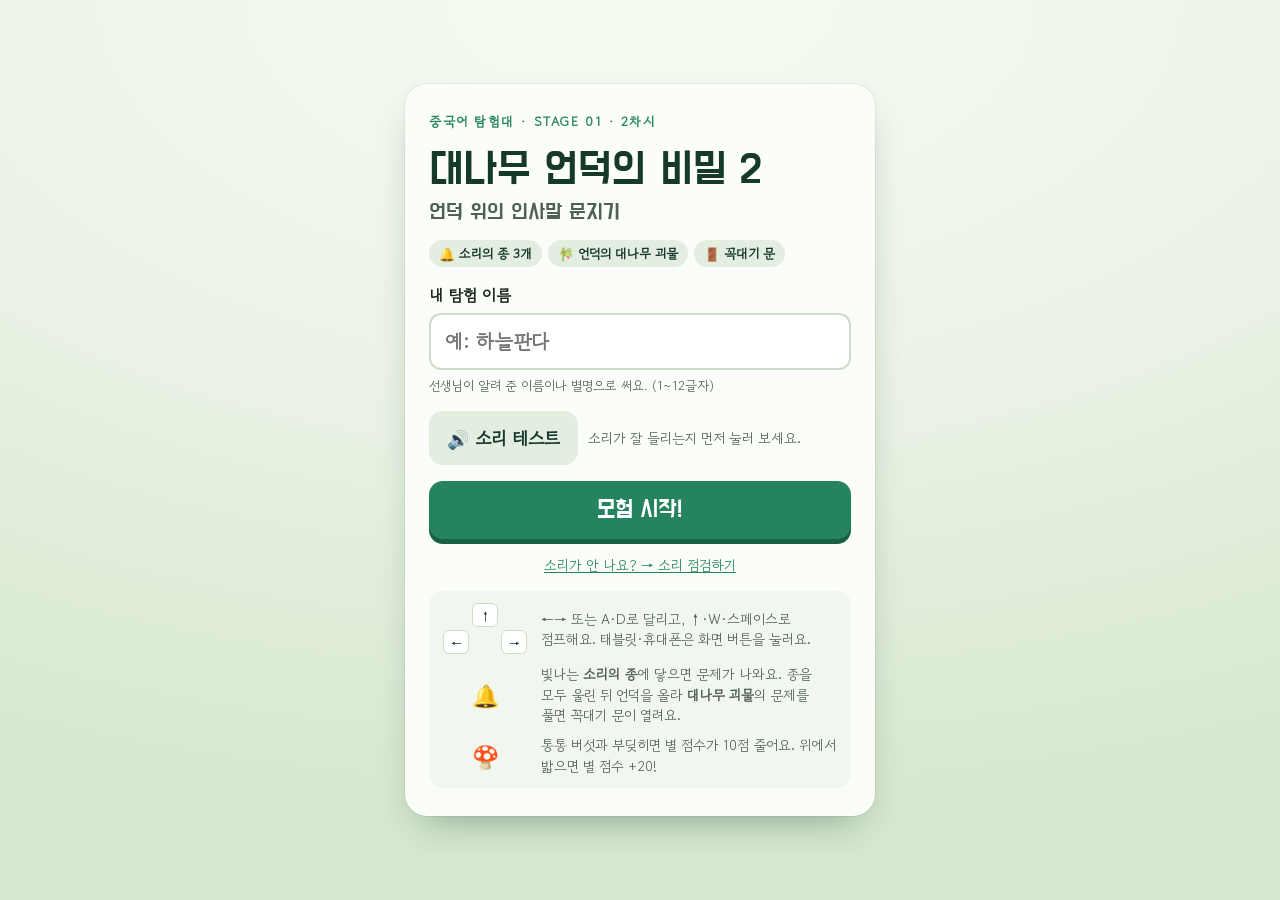
<file: index.html>
<!doctype html>
<html lang="ko">
<head>
<meta charset="utf-8">
<meta name="viewport" content="width=device-width, initial-scale=1, viewport-fit=cover">
<meta name="theme-color" content="#16392c">
<title>대나무 언덕의 비밀 2</title>
<link rel="preconnect" href="https://fonts.googleapis.com">
<link rel="stylesheet" href="https://fonts.googleapis.com/css2?family=Do+Hyeon&family=Gowun+Dodum&family=Noto+Sans:wght@500;700&display=swap">
<link rel="stylesheet" href="style.css">
</head>
<body>
<div id="app">

  <!-- 시작 화면 -->
  <section id="startScreen" class="screen">
    <div class="card">
      <div class="eyebrow" id="stageLabel">중국어 탐험대 · STAGE 01 · 2차시</div>
      <h1 id="gameTitle">대나무 언덕의 비밀<small>사라진 네 가지 소리</small></h1>
      <div class="zonelist" id="zoneList"></div>
      <div id="resumeBox" class="row" hidden>
        <button class="btn primary" id="resumeBtn" type="button">이어서 하기</button>
        <button class="btn ghost" id="newBtn" type="button">처음부터</button>
      </div>
      <div id="newBox" class="stack">
        <label class="field" for="nameInput">내 탐험 이름
          <input type="text" id="nameInput" maxlength="12" autocomplete="off" placeholder="예: 하늘판다">
          <span class="help">선생님이 알려 준 이름이나 별명으로 써요. (1~12글자)</span>
        </label>
        <div class="row">
          <button class="btn" id="testBtn" type="button">🔊 소리 테스트</button>
          <span id="testResult" class="note">소리가 잘 들리는지 먼저 눌러 보세요.</span>
        </div>
        <button class="btn primary" id="startBtn" type="button">모험 시작!</button>
      </div>
      <a class="checklink" href="sound-check.html">소리가 안 나요? → 소리 점검하기</a>
      <div class="controls-pic">
        <div class="keys"><i class="x"></i><i>↑</i><i class="x"></i><i>←</i><i class="x"></i><i>→</i></div>
        <div>←→ 또는 A·D로 달리고, ↑·W·스페이스로 점프해요. 태블릿·휴대폰은 화면 버튼을 눌러요.</div>
        <div class="ico">🔔</div><div>빛나는 <b>소리의 종</b>에 닿으면 문제가 나와요. 종을 모두 울린 뒤 언덕을 올라 <b>대나무 괴물</b>의 문제를 풀면 꼭대기 문이 열려요.</div>
        <div class="ico">🍄</div><div>통통 버섯과 부딪히면 별 점수가 10점 줄어요. 위에서 밟으면 별 점수 +20!</div>
      </div>
    </div>
  </section>

  <!-- 이야기 -->
  <section id="storyScreen" class="screen" hidden>
    <div class="card story-panel">
      <canvas id="storyCanvas" width="440" height="300"></canvas>
      <p class="story-text" id="storyText"></p>
      <div class="dots" id="storyDots"></div>
      <div class="row center">
        <button class="btn ghost" id="skipBtn" type="button">건너뛰기</button>
        <button class="btn primary" id="nextBtn" type="button">다음</button>
      </div>
    </div>
  </section>

  <!-- 게임 -->
  <section id="play" hidden>
    <header id="hud">
      <div class="scorebox"><span class="lab">학습</span><b id="learnScore">0</b></div>
      <div class="scorebox"><span class="lab">별</span><b id="starScore">0</b></div>
      <div class="zonebox"><span class="lab" id="zoneName">성조 숲</span><div class="bells" id="bells" aria-label="이 구역에서 울린 종"></div></div>
      <div class="totalbox"><span class="lab">전체</span><b id="total">0/14</b></div>
      <div class="spacer"></div>
      <div class="who" id="who"></div>
      <button class="hud-btn" id="soundBtn" type="button" aria-label="소리 설정"><svg viewBox="0 0 24 24" fill="none" stroke="currentColor" stroke-width="2" stroke-linecap="round"><path d="M4 9h4l5-4v14l-5-4H4z"/><path d="M16 9a4 4 0 0 1 0 6M18.5 6.5a8 8 0 0 1 0 11"/></svg></button>
      <button class="hud-btn" id="helpBtn" type="button" aria-label="도움말"><svg viewBox="0 0 24 24" fill="none" stroke="currentColor" stroke-width="2" stroke-linecap="round"><circle cx="12" cy="12" r="9"/><path d="M9.5 9.5a2.5 2.5 0 1 1 3.5 2.3c-.6.3-1 .8-1 1.5V14"/><circle cx="12" cy="17" r=".6" fill="currentColor"/></svg></button>
    </header>
    <div id="stage">
      <canvas id="game" aria-label="판다 횡스크롤 게임 화면"></canvas>
      <div id="toast" role="status" aria-live="polite" hidden></div>
      <div id="pad" hidden>
        <div class="pad-move">
          <button type="button" data-key="left" aria-label="왼쪽으로"><svg viewBox="0 0 24 24"><path d="M6 12l10-8v16z" fill="currentColor"/></svg></button>
          <button type="button" data-key="right" aria-label="오른쪽으로"><svg viewBox="0 0 24 24"><path d="M18 12L8 20V4z" fill="currentColor"/></svg></button>
        </div>
        <button type="button" data-key="jump" class="jump" aria-label="점프">점프</button>
      </div>
    </div>
  </section>

  <!-- 퀴즈 -->
  <section id="quiz" hidden><div class="qbox" id="qbox" role="dialog" aria-modal="true"></div></section>

  <!-- 소리 설정 -->
  <section id="soundPanel" class="panel" hidden>
    <div class="card">
      <h2>소리 설정</h2>
      <div class="slider"><label for="volBgm">배경음악</label><input id="volBgm" type="range" min="0" max="100" value="45"><span id="volBgmV">45</span></div>
      <div class="slider"><label for="volSfx">효과음</label><input id="volSfx" type="range" min="0" max="100" value="70"><span id="volSfxV">70</span></div>
      <div class="slider"><label for="volVoice">중국어 소리</label><input id="volVoice" type="range" min="0" max="100" value="100"><span id="volVoiceV">100</span></div>
      <label class="row" for="muteAll"><input type="checkbox" id="muteAll"> 모든 소리 끄기</label>
      <p class="note" id="voiceSourceNote"></p>
      <label class="field" for="renameInput">탐험 이름 고치기
        <input type="text" id="renameInput" maxlength="12" autocomplete="off">
      </label>
      <div class="row"><button class="btn" id="renameBtn" type="button">이름 저장</button><span class="note" id="renameMsg"></span></div>
      <button class="btn primary" id="soundClose" type="button">닫기</button>
    </div>
  </section>

  <!-- 도움말 -->
  <section id="helpPanel" class="panel" hidden>
    <div class="card">
      <h2>탐험 방법</h2>
      <div class="controls-pic">
        <div class="keys"><i class="x"></i><i>↑</i><i class="x"></i><i>←</i><i class="x"></i><i>→</i></div>
        <div>←→·A·D로 달리고 ↑·W·스페이스로 점프해요.</div>
        <div class="ico">🔔</div><div>종을 모두 금색으로 만들고, 언덕 중간의 대나무 괴물 문제를 풀면 꼭대기 문이 열려요.</div>
        <div class="ico">📍</div><div>위쪽 길 막대에서 깜박이는 종이 아직 안 푼 곳이에요.</div>
        <div class="ico">🍄</div><div>통통 버섯을 위에서 밟으면 별 점수 +20! 옆에서 부딪히면 −10이에요.</div>
      </div>
      <div class="contour-ref" id="helpContours"></div>
      <button class="btn primary" id="helpClose" type="button">계속 달리기</button>
    </div>
  </section>

  <!-- 종료 -->
  <section id="endScreen" class="screen" hidden>
    <div class="card">
      <div class="eyebrow">STAGE CLEAR!</div>
      <h1>오늘의 탐험 성공!</h1>
      <div class="medal"><span>인사말<br>탐험가</span></div>
      <div class="nihao"><span class="zh">再见!</span>
        <div class="grow"><div class="py big">zàijiàn</div><div class="note">오늘 수업 끝! 다음 시간에 또 만나요.</div></div>
        <button class="btn" id="nihaoBtn" type="button" aria-label="再见 듣기">▶</button></div>
      <div class="scores3">
        <div><small>학습 점수</small><b id="endLearn">0</b></div>
        <div><small>별 점수</small><b id="endStar">0</b></div>
        <div class="total"><small>총점</small><b id="endTotal">0</b></div>
      </div>
      <div class="stat"><span id="endName"></span><span id="endFirst"></span></div>
      <div class="zones3" id="endZones"></div>
      <div class="stat"><span>밟은 통통 버섯</span><span id="endBonus">-</span></div>
      <div class="locked"><b>🔒 <span id="nextName">STAGE 02 · 이름표 마을</span></b><span id="nextLine"></span></div>
      <div class="save" id="saveStatus"></div>
      <div class="row center">
        <button class="btn ghost" id="replayBtn" type="button">숲으로 돌아가 달리기</button>
      </div>
    </div>
  </section>
</div>

<script src="game-data.js"></script>
<script src="game.js"></script>
</body>
</html>
</file>
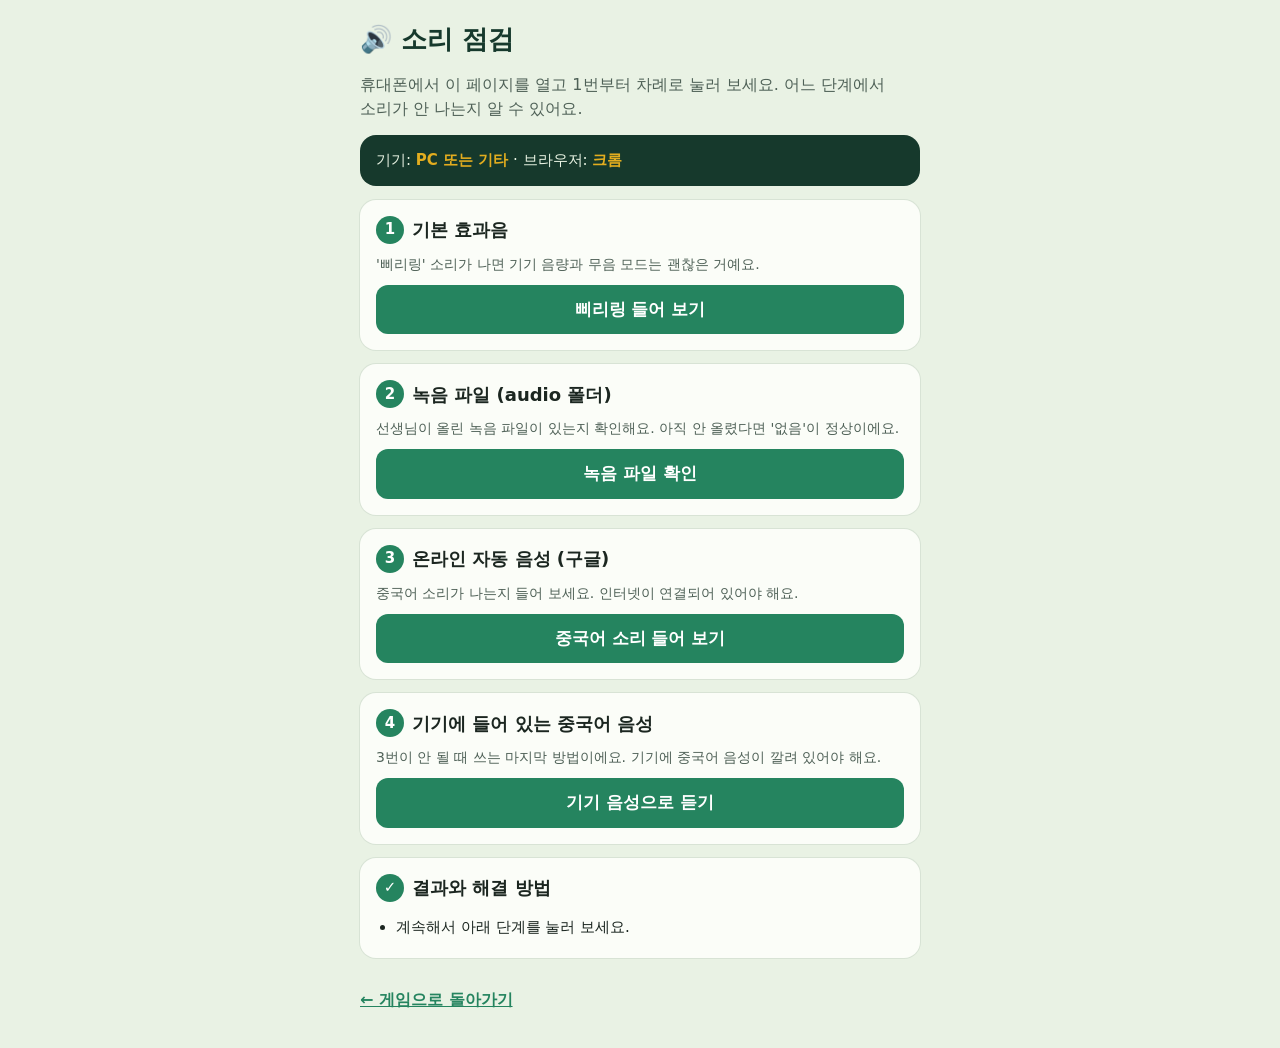
<file: sound-check.html>
<!doctype html>
<html lang="ko">
<head>
<meta charset="utf-8">
<meta name="viewport" content="width=device-width, initial-scale=1, viewport-fit=cover">
<title>소리 점검</title>
<style>
:root{--forest:#16392c;--jade:#25845f;--mist:#e9f2e4;--paper:#fbfdf8;--ink:#1b2620;--soft:#4f6157;--gold:#e3ad1f;--ok:#1f7a4d;--bad:#c9564b;--warn:#8a6200;--line:#cfdcc9;color-scheme:light}
*{box-sizing:border-box}[hidden]{display:none!important}
body{margin:0;background:var(--mist);color:var(--ink);font-family:'Apple SD Gothic Neo','Malgun Gothic',system-ui,sans-serif;word-break:keep-all;line-height:1.5;
  padding-block:20px;padding-left:max(16px,env(safe-area-inset-left,0px));padding-right:max(16px,env(safe-area-inset-right,0px))}
main{max-width:560px;margin:0 auto;display:flex;flex-direction:column;gap:14px}
h1{margin:0;font-size:26px;color:var(--forest)}
.lead{margin:0;color:var(--soft)}
.env{background:var(--forest);color:#eaf4e4;border-radius:16px;padding:14px 16px;font-size:15px}
.env b{color:var(--gold)}
.step{background:var(--paper);border-radius:16px;padding:16px;display:flex;flex-direction:column;gap:10px;box-shadow:0 0 0 1px rgba(22,57,44,.08)}
.step h2{margin:0;font-size:18px;display:flex;gap:8px;align-items:center}
.step h2 span{display:grid;place-items:center;width:28px;height:28px;border-radius:50%;background:var(--jade);color:#fff;font-size:15px;flex:none}
.step p{margin:0;font-size:14px;color:var(--soft)}
button{font:inherit;font-weight:700;font-size:17px;border:0;border-radius:12px;padding:12px 16px;background:var(--jade);color:#fff;min-height:48px;cursor:pointer}
.res{font-size:15px;font-weight:700;padding:8px 12px;border-radius:10px;background:#eef3ec}
.res.ok{background:#dff2e6;color:var(--ok)}.res.bad{background:#fbe3df;color:var(--bad)}.res.warn{background:#fff3cf;color:var(--warn)}
.res:empty{display:none}
ul{margin:0;padding-left:20px;font-size:15px}
li{margin:4px 0}
.ask{display:flex;gap:8px;flex-wrap:wrap}
.ask button{background:#e3ede0;color:var(--forest);font-size:15px;min-height:40px;padding:8px 14px}
a{color:var(--jade);font-weight:700}
</style>
</head>
<body>
<main>
  <h1>🔊 소리 점검</h1>
  <p class="lead">휴대폰에서 이 페이지를 열고 1번부터 차례로 눌러 보세요. 어느 단계에서 소리가 안 나는지 알 수 있어요.</p>
  <div class="env" id="env">기기 확인 중…</div>

  <section class="step">
    <h2><span>1</span>기본 효과음</h2>
    <p>'삐리링' 소리가 나면 기기 음량과 무음 모드는 괜찮은 거예요.</p>
    <button type="button" id="b1">삐리링 들어 보기</button>
    <div class="ask" id="a1" hidden><button type="button" data-a="1" data-v="y">들려요</button><button type="button" data-a="1" data-v="n">안 들려요</button></div>
    <div class="res" id="r1"></div>
  </section>

  <section class="step">
    <h2><span>2</span>녹음 파일 (audio 폴더)</h2>
    <p>선생님이 올린 녹음 파일이 있는지 확인해요. 아직 안 올렸다면 '없음'이 정상이에요.</p>
    <button type="button" id="b2">녹음 파일 확인</button>
    <div class="res" id="r2"></div>
  </section>

  <section class="step">
    <h2><span>3</span>온라인 자동 음성 (구글)</h2>
    <p>중국어 소리가 나는지 들어 보세요. 인터넷이 연결되어 있어야 해요.</p>
    <button type="button" id="b3">중국어 소리 들어 보기</button>
    <div class="ask" id="a3" hidden><button type="button" data-a="3" data-v="y">들려요</button><button type="button" data-a="3" data-v="n">안 들려요</button></div>
    <div class="res" id="r3"></div>
  </section>

  <section class="step">
    <h2><span>4</span>기기에 들어 있는 중국어 음성</h2>
    <p>3번이 안 될 때 쓰는 마지막 방법이에요. 기기에 중국어 음성이 깔려 있어야 해요.</p>
    <button type="button" id="b4">기기 음성으로 듣기</button>
    <div class="ask" id="a4" hidden><button type="button" data-a="4" data-v="y">들려요</button><button type="button" data-a="4" data-v="n">안 들려요</button></div>
    <div class="res" id="r4"></div>
  </section>

  <section class="step">
    <h2><span>✓</span>결과와 해결 방법</h2>
    <div id="advice"><p>위 단계를 눌러 보면 여기에 해결 방법이 나와요.</p></div>
  </section>

  <p><a href="index.html">← 게임으로 돌아가기</a></p>
</main>
<script src="game-data.js"></script>
<script>
(() => {
const D = window.GAME_DATA || { audio:{ onlineVoiceUrl:'https://translate.google.com/translate_tts?ie=UTF-8&tl=zh-CN&client=tw-ob&q=', sounds:{ ma1:{ file:'audio/ma1.mp3', text:'妈' } } } };
const $ = s => document.querySelector(s);
const ua = navigator.userAgent;
const isIOS = /iPhone|iPad|iPod/.test(ua) || (navigator.platform === 'MacIntel' && navigator.maxTouchPoints > 1);
const isAndroid = /Android/.test(ua);
const inApp = /KAKAOTALK|NAVER|Instagram|FBAN|FBAV|Line\/|DaumApps|everytimeApp|; wv\)/i.test(ua);
const appName = /KAKAOTALK/i.test(ua) ? '카카오톡' : /NAVER/i.test(ua) ? '네이버' : /Instagram/i.test(ua) ? '인스타그램' : /FBAN|FBAV/.test(ua) ? '페이스북' : /Line\//.test(ua) ? '라인' : '앱';
const R = {};
const firstId = () => D.audio.sounds.ma1 ? 'ma1' : Object.keys(D.audio.sounds)[0];
const firstFile = () => (D.audio.sounds[firstId()].file || `audio/${firstId()}.mp3`);
$('#env').innerHTML = `기기: <b>${isIOS ? '아이폰·아이패드' : isAndroid ? '안드로이드' : 'PC 또는 기타'}</b> · 브라우저: <b>${inApp ? appName + ' 안의 브라우저' : /CriOS|Chrome/.test(ua) ? '크롬' : /Safari/.test(ua) ? '사파리' : '기타'}</b>`
  + (inApp ? `<br>⚠ ${appName} 안에서 열린 화면은 소리가 막히는 경우가 많아요. 오른쪽 위 메뉴에서 <b>'다른 브라우저로 열기'</b>를 눌러 크롬이나 사파리로 열어 주세요.` : '');

function show(id, cls, html){ const el = $('#r' + id); el.className = 'res ' + cls; el.innerHTML = html; }
function ask(id){ $('#a' + id).hidden = false; }
document.querySelectorAll('[data-a]').forEach(b => b.onclick = () => {
  const id = b.dataset.a, ok = b.dataset.v === 'y'; R[id] = ok ? 'ok' : 'no';
  $('#a' + id).hidden = true;
  show(id, ok ? 'ok' : 'bad', ok ? '✔ 들려요' : '✘ 안 들려요');
  advise();
});

let ctx;
$('#b1').onclick = () => {
  try {
    ctx = ctx || new (window.AudioContext || window.webkitAudioContext)();
    if (ctx.state === 'suspended') ctx.resume();
    const t = ctx.currentTime;
    [659, 784, 988].forEach((f, i) => { const o = ctx.createOscillator(), g = ctx.createGain(); o.frequency.value = f; g.gain.setValueAtTime(.25, t + i*.12); g.gain.exponentialRampToValueAtTime(.001, t + i*.12 + .3); o.connect(g); g.connect(ctx.destination); o.start(t + i*.12); o.stop(t + i*.12 + .35); });
    show(1, 'warn', '소리가 났나요?'); ask(1);
  } catch(e){ R[1] = 'no'; show(1, 'bad', '이 브라우저는 효과음을 낼 수 없어요.'); advise(); }
};

const player = new Audio();
function tryPlay(url){
  return new Promise((res, rej) => {
    let done = false; const fin = (f, v) => { if (!done){ done = true; clearTimeout(to); f(v); } };
    const to = setTimeout(() => fin(rej, 'timeout'), 7000);
    player.onerror = () => fin(rej, 'load');
    player.onplaying = () => fin(res, 'playing');
    player.src = url;
    const p = player.play(); if (p && p.catch) p.catch(err => fin(rej, err && err.name === 'NotAllowedError' ? 'blocked' : 'load'));
  });
}
$('#b2').onclick = async () => {
  show(2, 'warn', '확인 중…');
  try { await tryPlay(firstFile()); R[2] = 'ok'; show(2, 'ok', '✔ 녹음 파일이 있어요. 지금 나오는 소리가 녹음 파일이에요.'); }
  catch(e){ R[2] = 'none'; show(2, e === 'blocked' ? 'bad' : 'warn', e === 'blocked' ? '✘ 브라우저가 재생을 막았어요.' : '녹음 파일 없음 (아직 안 올렸다면 정상이에요)'); }
  advise();
};
$('#b3').onclick = async () => {
  show(3, 'warn', '불러오는 중…');
  try { await tryPlay(D.audio.onlineVoiceUrl + encodeURIComponent((D.audio.sounds.ma1 || Object.values(D.audio.sounds)[0]).text)); show(3, 'warn', '소리가 났나요?'); ask(3); }
  catch(e){ R[3] = e; show(3, 'bad', e === 'blocked' ? '✘ 브라우저가 재생을 막았어요.' : e === 'timeout' ? '✘ 응답이 너무 늦어요. 인터넷 연결을 확인해 주세요.' : '✘ 온라인 음성에 연결하지 못했어요.'); advise(); }
};
function voices(){ return window.speechSynthesis ? speechSynthesis.getVoices() : []; }
if (window.speechSynthesis){ voices(); speechSynthesis.onvoiceschanged = () => {}; }
$('#b4').onclick = () => {
  if (!window.speechSynthesis){ R[4] = 'none'; show(4, 'bad', '✘ 이 브라우저는 기기 음성을 지원하지 않아요.'); advise(); return; }
  const zh = voices().filter(v => /^zh|cmn/i.test(v.lang));
  const u = new SpeechSynthesisUtterance(D.audio.sounds[firstId()].text); u.lang = 'zh-CN'; u.rate = .85;
  const v = zh.find(v => /CN/i.test(v.lang)) || zh[0]; if (v) u.voice = v;
  speechSynthesis.cancel(); speechSynthesis.speak(u);
  if (voices().length && !zh.length){ R[4] = 'none'; show(4, 'bad', '✘ 기기에 중국어 음성이 없어요.'); advise(); return; }
  show(4, 'warn', (v ? `사용한 음성: ${v.name}<br>` : '') + '소리가 났나요?'); ask(4);
};

function advise(){
  const tips = [];
  if (inApp) tips.push(`<b>${appName} 안에서 열려 있어요.</b> 메뉴(⋮ 또는 ···)에서 '다른 브라우저로 열기'를 눌러 크롬이나 사파리로 다시 열어 주세요.`);
  if (R[1] === 'no'){
    tips.push(isIOS ? '<b>아이폰 왼쪽 옆의 무음 스위치</b>가 켜져 있으면(주황색이 보이면) 게임 소리가 안 나요. 스위치를 올려 무음을 꺼 주세요. (아이폰 15 Pro 이상은 동작 버튼 또는 제어 센터의 무음 모드)'
                : '휴대폰 옆 음량 버튼으로 <b>미디어 음량</b>을 올려 주세요. 방해 금지 모드도 꺼 주세요.');
    tips.push('블루투스 이어폰이 연결되어 있지 않은지 확인해 주세요.');
  }
  if (R[3] === 'ok' || R[2] === 'ok') tips.push('✔ 이 기기에서는 게임의 중국어 소리가 들려야 해요. 게임을 <b>새로고침</b>한 뒤, 문제 창의 <b>▶ 듣기</b>를 직접 눌러 보세요.');
  else if (R[3] === 'no' || R[3] === 'load' || R[3] === 'timeout' || R[3] === 'blocked'){
    tips.push('온라인 음성이 이 기기·인터넷에서 막혀 있어요. 학교 와이파이가 막는 경우도 있으니 휴대폰 데이터로도 한 번 시험해 보세요.');
    if (R[4] === 'ok') tips.push('대신 기기 음성(4번)은 되니 게임은 그 소리로 진행돼요. 다만 성조가 검수되지 않은 임시 음성이에요.');
    else tips.push('가장 확실한 해결책은 <b>녹음 파일(MP3)</b>을 audio 폴더에 올리는 거예요 (audio-list.html에 목록이 있어요). 그러면 인터넷 음성이나 기기 음성 없이도 모든 기기에서 같은 소리가 나요.');
  }
  if (R[4] === 'none' && isAndroid) tips.push('안드로이드: 설정 → 일반(또는 접근성) → 텍스트 음성 변환 → Google 음성 엔진 → 언어에서 <b>중국어(중국)</b> 음성을 내려받을 수 있어요.');
  if (R[4] === 'none' && isIOS) tips.push('아이폰: 설정 → 손쉬운 사용 → 읽기 및 말하기 → 음성 → <b>중국어(중국 본토)</b> 음성을 내려받을 수 있어요.');
  if (!tips.length) tips.push('계속해서 아래 단계를 눌러 보세요.');
  $('#advice').innerHTML = '<ul>' + tips.map(t => `<li>${t}</li>`).join('') + '</ul>';
}
advise();
})();
</script>
</body>
</html>
</file>
<file: style.css>
/* 중국어 탐험대 STAGE 01 · 화면 꾸미기
   Layout: HUD strip on top, the 16:9 side-scrolling stage fills the rest, touch buttons float over its bottom corners. */
:root{
  --forest:#16392c; --jade:#25845f; --leaf:#9ccc6e; --mist:#e9f2e4; --paper:#fbfdf8;
  --ink:#1b2620; --ink-soft:#4f6157; --gold:#e3ad1f; --pond:#4fa6cc; --miss:#c9564b; --line:#cfdcc9;
  --f-display:'Do Hyeon','Gowun Dodum',system-ui,sans-serif;
  --f-body:'Gowun Dodum','Apple SD Gothic Neo','Malgun Gothic',system-ui,sans-serif;
  --f-pinyin:'Noto Sans','Segoe UI','Helvetica Neue',Arial,sans-serif;
  color-scheme:light;
}
*{box-sizing:border-box}
[hidden]{display:none!important}
html,body{height:100%;margin:0}
body{word-break:keep-all;background:var(--forest);color:var(--ink);font-family:var(--f-body);font-size:16px;overflow:hidden;
  padding-left:env(safe-area-inset-left,0px);padding-right:env(safe-area-inset-right,0px)}
button{font-family:inherit;font-size:inherit;cursor:pointer;color:inherit}
button:focus-visible,input:focus-visible{outline:3px solid var(--pond);outline-offset:2px}
.py{font-family:var(--f-pinyin);font-weight:700}
.py.big{font-size:20px}
.grow{flex:1;min-width:0}
#app{position:relative;height:100%}

/* ---------- 큰 화면들 ---------- */
.screen{position:absolute;inset:0;display:flex;align-items:flex-start;justify-content:center;overflow:auto;z-index:30;
  padding-block:24px;padding-left:max(16px,env(safe-area-inset-left,0px));padding-right:max(16px,env(safe-area-inset-right,0px));
  background:radial-gradient(120% 90% at 50% 0%,#f6fbf2 0%,var(--mist) 55%,#d6e8cf 100%)}
.card{background:var(--paper);border-radius:22px;box-shadow:0 18px 40px -18px rgba(22,57,44,.45),0 0 0 1px rgba(22,57,44,.06);
  width:min(470px,100%);margin:auto 0;padding:28px 24px;display:flex;flex-direction:column;gap:16px}
.stack{display:flex;flex-direction:column;gap:16px}
.eyebrow{font-size:13px;letter-spacing:.12em;color:var(--jade);font-weight:700}
h1{font-family:var(--f-display);font-weight:400;font-size:clamp(32px,8vw,44px);line-height:1.08;color:var(--forest);margin:0;text-wrap:balance}
h1 small{display:block;font-size:.5em;color:var(--ink-soft);margin-top:6px}
h2{font-family:var(--f-display);font-weight:400;font-size:26px;color:var(--forest);margin:0}
label.field{display:flex;flex-direction:column;gap:6px;font-weight:700}
label.field .help{font-weight:400;font-size:13px;color:var(--ink-soft)}
input[type=text]{font:inherit;font-size:20px;padding:12px 14px;border-radius:12px;border:2px solid var(--line);background:#fff;color:var(--ink)}
input[type=text]:focus{border-color:var(--jade);outline:none}
.btn{border:0;border-radius:14px;padding:14px 18px;font-size:18px;font-weight:700;background:#e3ede0;color:var(--forest);min-height:48px}
.btn.primary{background:var(--jade);color:#fff;font-family:var(--f-display);font-weight:400;font-size:24px;box-shadow:0 5px 0 #18603f}
.btn.primary:active{transform:translateY(3px);box-shadow:0 2px 0 #18603f}
.btn.ghost{background:transparent;border:2px solid var(--line)}
.btn:disabled{opacity:.45;cursor:not-allowed}
.row{display:flex;gap:10px;flex-wrap:wrap;align-items:center}
.row.center{justify-content:center}
.note{font-size:14px;color:var(--ink-soft);line-height:1.5}
.badge-temp{display:inline-flex;gap:6px;align-items:center;font-size:12px;padding:4px 8px;border-radius:999px;background:#fff3cf;color:#7a5600}
.badge-ok{background:#dff2e6;color:#165c3c}
.controls-pic{display:grid;grid-template-columns:auto 1fr;gap:10px 14px;align-items:center;font-size:14px;color:var(--ink-soft);
  background:#f1f6ee;border-radius:14px;padding:12px 14px;line-height:1.45}
.controls-pic .ico{font-size:22px;text-align:center}
.keys{display:grid;grid-template-columns:repeat(3,26px);gap:3px}
.keys i{display:grid;place-items:center;width:26px;height:24px;border-radius:6px;background:#fff;border:1px solid var(--line);font-style:normal;font-size:12px;color:var(--forest)}
.keys i.x{visibility:hidden}
.story-panel{align-items:center;text-align:center}
.story-panel canvas{width:220px;height:150px}
.story-text{font-size:20px;line-height:1.55;min-height:3.2em;text-wrap:balance;margin:0}
.dots{display:flex;gap:6px}.dots b{width:8px;height:8px;border-radius:50%;background:var(--line)}.dots b.on{background:var(--jade)}

/* ---------- 게임 화면 ---------- */
#play{position:absolute;inset:0;display:flex;flex-direction:column}
#hud{display:flex;align-items:center;gap:12px;flex-wrap:wrap;background:var(--forest);color:#eaf4e4;z-index:5;
  padding-block:8px;padding-left:max(12px,env(safe-area-inset-left,0px));padding-right:max(12px,env(safe-area-inset-right,0px))}
.scorebox{display:flex;align-items:baseline;gap:6px}
.scorebox .lab{font-size:12px;opacity:.75}
.scorebox b{font-family:var(--f-display);font-weight:400;font-size:24px;color:var(--gold);font-variant-numeric:tabular-nums;min-width:44px}
.bells{display:flex;gap:3px}.bells svg{width:22px;height:22px}
.items{display:flex;gap:4px;flex-wrap:wrap}
.item{font-size:12px;padding:3px 7px;border-radius:999px;background:rgba(255,255,255,.1);color:#cfe3c7;font-family:var(--f-pinyin);font-weight:700}
.item.got{background:var(--gold);color:var(--forest)}
#hud .spacer{flex:1}
#hud .who{font-size:13px;opacity:.8}
.hud-btn{background:rgba(255,255,255,.12);border:0;border-radius:10px;width:40px;height:40px;display:grid;place-items:center;color:#fff}
.hud-btn svg{width:22px;height:22px}
#stage{position:relative;flex:1;min-height:0;display:grid;place-items:center;background:#0f2a20;overflow:hidden}
#game{display:block;touch-action:none;border-radius:6px}
#toast{position:absolute;left:50%;top:16%;transform:translateX(-50%);background:var(--paper);color:var(--forest);padding:10px 18px;border-radius:14px;
  font-weight:700;box-shadow:0 8px 20px rgba(0,0,0,.25);text-align:center;max-width:calc(100% - 32px);z-index:6;font-size:17px}
#pad{position:absolute;inset:auto 0 0 0;display:flex;justify-content:space-between;align-items:flex-end;pointer-events:none;z-index:4;
  padding-bottom:max(14px,env(safe-area-inset-bottom,0px));padding-left:max(14px,env(safe-area-inset-left,0px));padding-right:max(14px,env(safe-area-inset-right,0px))}
#pad button{pointer-events:auto;border:0;border-radius:18px;background:rgba(251,253,248,.85);color:var(--forest);box-shadow:0 4px 0 rgba(22,57,44,.4);
  width:72px;height:68px;display:grid;place-items:center;touch-action:none;user-select:none;-webkit-user-select:none;-webkit-touch-callout:none}
#pad button svg{width:30px;height:30px}
#pad button.on{background:var(--leaf);transform:translateY(2px)}
#pad .pad-move{display:flex;gap:10px}
#pad .jump{width:96px;height:80px;border-radius:50%;background:var(--gold);font-family:var(--f-display);font-size:24px;box-shadow:0 5px 0 #a87d0d}

/* ---------- 퀴즈 창 ---------- */
#quiz{position:absolute;inset:0;background:rgba(14,36,28,.55);display:flex;align-items:center;justify-content:center;z-index:20;
  padding-block:16px;padding-left:max(12px,env(safe-area-inset-left,0px));padding-right:max(12px,env(safe-area-inset-right,0px))}
.qbox{position:relative;background:var(--paper);border-radius:22px;width:min(560px,100%);max-height:100%;overflow:auto;padding:20px;display:flex;flex-direction:column;gap:14px;box-shadow:0 24px 60px rgba(0,0,0,.35)}
.qhead{display:flex;align-items:center;gap:10px}
.qhead .place{font-family:var(--f-display);font-size:22px;color:var(--forest);flex:1}
.qhead .practice{font-size:12px;background:#e3ede0;border-radius:999px;padding:3px 8px;color:var(--forest)}
.qhead .count{font-size:13px;color:var(--ink-soft)}
.qclose{width:40px;height:40px;border-radius:12px;border:0;background:#eef3ec;font-size:20px}
.qtext{font-size:20px;line-height:1.45;font-weight:700;text-wrap:balance}
.listen{display:flex;gap:8px;flex-wrap:wrap}
.listen .btn{font-size:16px;padding:10px 14px}
.listen .btn.play{background:var(--pond);color:#fff;font-size:18px}
.listen .btn.play.pulse{animation:pulse 1s ease-in-out infinite;box-shadow:0 0 0 4px rgba(79,166,204,.35)}
@keyframes pulse{50%{transform:scale(1.06)}}
.checklink{font-size:14px;color:var(--jade);text-align:center}
.srcnote{font-size:12px;color:var(--ink-soft)}
.choices{display:grid;gap:10px}
.choices.c4{grid-template-columns:repeat(4,1fr)}
.choices.c3{grid-template-columns:repeat(3,1fr)}
.choices.c2{grid-template-columns:repeat(2,1fr)}
@media (max-width:520px){.choices.c4{grid-template-columns:repeat(2,1fr)}}
.opt{border:3px solid var(--line);background:#fff;border-radius:16px;padding:10px 8px;display:flex;flex-direction:column;align-items:center;gap:6px;min-height:88px;transition:transform .12s,border-color .12s}
.opt:hover:not(:disabled){transform:translateY(-2px);border-color:var(--jade)}
.opt.wrong{border-color:var(--miss);opacity:.45}
.opt.right{border-color:var(--gold);background:#fff8e1}
.opt .lbl{font-family:var(--f-display);font-size:22px;color:var(--forest)}
.opt .sub{font-size:13px;color:var(--ink-soft)}
.opt svg.contour{width:100%;max-width:110px;height:56px}
.target{display:flex;align-items:center;justify-content:center;gap:14px;background:#f1f6ee;border-radius:16px;padding:12px}
.target .py{font-size:40px;color:var(--forest)}
.target svg{width:90px;height:50px}
.tablet{background:#b9c2bb;border-radius:14px 14px 30px 30px;padding:14px;display:flex;align-items:center;justify-content:center;gap:16px;box-shadow:inset 0 -6px 0 rgba(0,0,0,.12)}
.tablet .py{font-size:38px;color:#2a3530}
.slot{width:86px;height:56px;border-radius:12px;border:3px dashed rgba(42,53,48,.55);display:grid;place-items:center;font-size:13px;color:#2a3530}
.slot.filled{border-style:solid;background:var(--leaf)}
.tube{background:linear-gradient(90deg,#7cae4f,#a9d27a 45%,#6b9d43);border:0;border-radius:14px;min-height:80px;color:var(--forest);
  display:flex;flex-direction:column;align-items:center;justify-content:center;gap:4px;font-weight:700;box-shadow:inset 0 0 0 3px rgba(22,57,44,.18)}
.tube .ring{width:70%;height:4px;border-radius:2px;background:rgba(22,57,44,.35)}
.tube.sel{outline:4px solid var(--pond);outline-offset:2px}
.tube.wrong{opacity:.4}
.tube.heard::after{content:'들었어요';font-size:11px;font-weight:400}
.panda-card{display:flex;flex-direction:column;align-items:center;gap:8px;background:#fff;border:3px solid var(--line);border-radius:16px;padding:10px 6px}
.panda-card svg{width:84px;height:80px}
.panda-card.talk svg{animation:talk .35s ease-in-out 3}
.panda-card.wrong{opacity:.45;border-color:var(--miss)}
.panda-card.right{border-color:var(--gold);background:#fff8e1}
@keyframes talk{50%{transform:translateY(-5px) rotate(-3deg)}}
.panda-card .btn{font-size:14px;padding:8px 10px;min-height:40px;width:100%}
.panda-card .btn.primary{font-size:16px}
.lock{background:#5b4a3a;color:#fff6e5;border-radius:16px;border:0;min-height:96px;display:flex;flex-direction:column;align-items:center;justify-content:center;gap:6px;box-shadow:inset 0 -6px 0 rgba(0,0,0,.25)}
.lock .py{font-size:28px}
.lock svg{width:26px;height:26px}
.lock.wrong{opacity:.4}
.lock.right{background:var(--gold);color:var(--forest)}
.seq{display:flex;gap:4px;justify-content:center;align-items:center}
.seq svg{width:34px;height:24px}
.hint{background:#fff4d6;border-radius:14px;padding:12px 14px;line-height:1.5;display:flex;gap:10px;align-items:flex-start}
.hint b{color:#7a5600}
.feedback{font-family:var(--f-display);font-size:28px;text-align:center}
.feedback:empty{display:none}
.feedback.good{color:var(--jade)}
.feedback.bad{color:var(--miss);font-size:20px;font-family:var(--f-body);font-weight:700}
.contour-ref{display:grid;grid-template-columns:repeat(4,1fr);gap:6px;text-align:center;font-size:12px}
.contour-ref svg{width:100%;height:40px}
.stars{position:absolute;inset:0;pointer-events:none;overflow:hidden;border-radius:22px}
.stars i{position:absolute;width:14px;height:14px;background:var(--gold);clip-path:polygon(50% 0,61% 38%,100% 50%,61% 62%,50% 100%,39% 62%,0 50%,39% 38%);animation:burst 1.1s ease-out forwards}
@keyframes burst{from{transform:translate(0,0) scale(.4);opacity:1}to{transform:translate(var(--dx),var(--dy)) scale(1.2) rotate(160deg);opacity:0}}
.plus{position:absolute;top:44%;left:50%;transform:translate(-50%,-50%);font-family:var(--f-display);font-size:54px;color:var(--gold);text-shadow:0 3px 0 #a87d0d;animation:rise 1.2s ease-out forwards;pointer-events:none}
@keyframes rise{from{opacity:0;transform:translate(-50%,-10%) scale(.6)}20%{opacity:1;transform:translate(-50%,-50%) scale(1.1)}to{opacity:0;transform:translate(-50%,-120%) scale(1)}}

/* ---------- 설정·도움말 ---------- */
.panel{position:absolute;inset:0;background:rgba(14,36,28,.5);display:flex;align-items:center;justify-content:center;z-index:25;
  padding-block:16px;padding-left:max(16px,env(safe-area-inset-left,0px));padding-right:max(16px,env(safe-area-inset-right,0px))}
.panel .card{max-height:100%;overflow:auto}
.slider{display:grid;grid-template-columns:90px 1fr 40px;gap:10px;align-items:center}
.slider input{width:100%;accent-color:var(--jade)}

/* ---------- 종료 화면 ---------- */
.medal{width:120px;height:120px;margin:0 auto;border-radius:50%;background:radial-gradient(circle at 35% 30%,#ffe9a3,var(--gold) 55%,#b98510);
  display:grid;place-items:center;box-shadow:0 0 0 6px #fff,0 0 0 9px var(--gold),0 12px 26px rgba(0,0,0,.25);animation:pop .6s cubic-bezier(.3,1.6,.5,1)}
.medal span{font-family:var(--f-display);color:var(--forest);font-size:20px;text-align:center;line-height:1.1}
@keyframes pop{from{transform:scale(.2)}}
.nihao{display:flex;align-items:center;gap:12px;background:#f1f6ee;border-radius:16px;padding:12px 14px}
.nihao .zh{font-size:34px;color:var(--forest)}
.scores3{display:grid;grid-template-columns:repeat(3,1fr);gap:8px}
.scores3>div{background:#f1f6ee;border-radius:14px;padding:10px;text-align:center}
.scores3 small{display:block;color:var(--ink-soft);font-size:13px}
.scores3 b{font-family:var(--f-display);font-weight:400;font-size:30px;color:var(--forest);font-variant-numeric:tabular-nums}
.scores3 .total{background:var(--forest)}.scores3 .total small{color:#cfe3c7}.scores3 .total b{color:var(--gold)}
.stat{display:flex;justify-content:space-between;align-items:center;padding:8px 2px;border-bottom:1px dashed var(--line);font-size:16px}
.locked{display:flex;flex-direction:column;gap:4px;padding:14px;border:2px dashed #b9b3a0;border-radius:16px;background:#f5f3ea;text-align:center;line-height:1.5}
.locked b{font-family:var(--f-display);font-weight:400;font-size:22px;color:var(--forest)}
.locked span{color:var(--ink-soft);font-size:14px}
.save{font-size:14px;padding:10px 12px;border-radius:12px;background:#eef3ec}

@media (prefers-reduced-motion:reduce){*{animation:none!important;transition:none!important}}
@media (max-width:600px){
  #hud{gap:8px}#hud .who,.items{display:none}
  .scorebox b{font-size:20px;min-width:34px}
  .bells svg{width:19px;height:19px}
  #pad button{width:60px;height:58px}#pad .jump{width:80px;height:70px;font-size:20px}
}

/* ---------- v3: 구역과 새 문제 유형 ---------- */
.zonelist{display:flex;gap:6px;flex-wrap:wrap}
.zonelist span{font-size:13px;padding:4px 10px;border-radius:999px;background:#e3ede0;color:var(--forest);font-weight:700}
.zonebox{display:flex;align-items:center;gap:8px}
.zonebox .lab,.totalbox .lab{font-size:12px;opacity:.8;white-space:nowrap}
.totalbox{display:flex;align-items:baseline;gap:6px}
.totalbox b{font-family:var(--f-display);font-weight:400;font-size:20px;color:#eaf4e4;font-variant-numeric:tabular-nums}
.target .py.plain{font-size:28px;color:var(--ink-soft)}
.wordpic{display:flex;flex-direction:column;align-items:center;gap:2px}
.wordpic .emo{font-size:34px;line-height:1.1}
.wordpic .zh{font-size:22px;color:var(--forest);font-family:'Noto Sans SC','PingFang SC','Microsoft YaHei',sans-serif}
.wordpic.big .emo{font-size:52px}.wordpic.big .zh{font-size:30px}
.opt.word .py{font-size:18px;color:var(--forest)}
.codeSlots{display:flex;gap:10px;justify-content:center}
.slotN{width:58px;height:62px;border-radius:14px;border:3px dashed var(--line);display:grid;place-items:center;font-family:var(--f-display);font-size:32px;color:var(--ink-soft);background:#fff}
.slotN.on{border-style:solid;border-color:var(--jade);color:var(--forest);background:#eef7f0}
.keypad{display:grid;grid-template-columns:repeat(4,1fr);gap:8px}
.key{border:0;border-radius:16px;background:var(--forest);color:#fff;min-height:76px;display:flex;flex-direction:column;align-items:center;justify-content:center;gap:2px;box-shadow:0 4px 0 #0c2219}
.key b{font-family:var(--f-display);font-weight:400;font-size:30px}
.key svg{width:44px;height:26px}.key svg path{stroke:#9ccc6e}.key svg line{stroke:rgba(255,255,255,.15)}
.key:active{transform:translateY(3px);box-shadow:0 1px 0 #0c2219}
.sortItems{display:grid;grid-template-columns:repeat(4,1fr);gap:8px}
.sortcard{border:3px solid var(--line);background:#fff;border-radius:16px;padding:8px 4px;display:flex;flex-direction:column;align-items:center;gap:2px}
.sortcard .py{font-size:15px}
.sortcard.sel{border-color:var(--pond);background:#eef7fb;transform:translateY(-3px)}
.sortcard.done{opacity:.3;pointer-events:none}
.baskets{display:grid;grid-template-columns:repeat(4,1fr);gap:8px}
.basket{border:0;border-radius:14px 14px 22px 22px;background:linear-gradient(#c99b5b,#a87a42);color:#3d2a16;min-height:96px;display:flex;flex-direction:column;align-items:center;justify-content:flex-start;gap:2px;padding:8px 4px;box-shadow:inset 0 -6px 0 rgba(0,0,0,.15)}
.basket svg{width:56px;height:30px;background:rgba(255,255,255,.7);border-radius:6px}
.basket b{font-family:var(--f-display);font-weight:400;font-size:18px}
.inbox{display:flex;flex-wrap:wrap;gap:2px;justify-content:center;font-size:14px}
.inbox span{background:#fff8e1;border-radius:8px;padding:1px 4px}
.shake{animation:shake .45s}
@keyframes shake{20%,60%{transform:translateX(-6px)}40%,80%{transform:translateX(6px)}}
.scene{font-size:30px;text-align:center;background:#f1f6ee;border-radius:16px;padding:12px;line-height:1.3}
.scene.big{font-size:34px}
.zhl{font-family:'Noto Sans SC','PingFang SC','Microsoft YaHei',sans-serif;font-weight:700}
.textopts .topt{display:flex;flex-direction:column;gap:6px}
.textopts .opt{min-height:80px;justify-content:center}
.textopts .lbl{font-size:20px;font-family:var(--f-body);font-weight:700}
.textopts .lbl.zhl{font-size:26px;font-family:'Noto Sans SC','PingFang SC','Microsoft YaHei',sans-serif}
.mini-listen{border:0;border-radius:10px;background:#e7f2f7;color:#245e7b;font-weight:700;font-size:14px;min-height:36px}
.buildRow{display:flex;align-items:center;justify-content:center;gap:10px}
.bslot,.bres{width:76px;height:84px;border-radius:16px;border:3px dashed var(--line);display:grid;place-items:center;font-size:44px;color:var(--ink-soft);background:#fff;
  font-family:'Noto Sans SC','PingFang SC','Microsoft YaHei',serif}
.bslot.on{border-style:solid;border-color:var(--jade);color:var(--forest)}
.bres{width:96px}.bres.on{border-style:solid;border-color:var(--gold);background:#fff8e1;color:var(--forest);animation:pop .5s cubic-bezier(.3,1.6,.5,1)}
.plusS{font-family:var(--f-display);font-size:28px;color:var(--ink-soft)}
.pieces{display:grid;grid-template-columns:repeat(4,1fr);gap:8px}
.piece{border:0;border-radius:16px;background:#f3e4c9;color:#3d2a16;min-height:76px;font-size:40px;font-family:'Noto Sans SC','PingFang SC','Microsoft YaHei',serif;box-shadow:inset 0 -5px 0 rgba(0,0,0,.1)}
.reply{display:flex;flex-direction:column;align-items:center;gap:2px;font-size:30px;padding:16px}
.reply small{font-family:var(--f-body);font-size:14px;opacity:.9}
.note.center{text-align:center;margin:0}
.zones3{display:grid;grid-template-columns:repeat(auto-fit,minmax(90px,1fr));gap:8px}
.zones3>div{background:#f1f6ee;border-radius:12px;padding:8px;text-align:center}
.zones3 small{display:block;font-size:12px;color:var(--ink-soft)}
.zones3 b{font-family:var(--f-display);font-weight:400;font-size:22px;color:var(--forest)}
.checklink{font-size:14px;color:var(--jade);text-align:center}
.listen .btn.play.pulse{animation:pulse 1s ease-in-out infinite;box-shadow:0 0 0 4px rgba(79,166,204,.35)}
@keyframes pulse{50%{transform:scale(1.06)}}
@media (max-width:520px){.sortItems,.baskets,.pieces,.keypad{gap:6px}.wordpic .emo{font-size:28px}.slotN{width:50px;height:56px}}
@media (max-width:600px){.totalbox{display:none}}

/* ---------- 2차시: 몸 짚기, 상황 짝짓기, 대나무 괴물 ---------- */
.bossmini{font-size:18px;opacity:.35;filter:grayscale(1)}.bossmini.on{opacity:1;filter:none}
.bodywrap{display:flex;justify-content:center;background:#eaf3e4;border-radius:18px;padding:10px}
.bodysvg{width:min(240px,62vw);height:auto;touch-action:manipulation}
.bodysvg.face{width:min(280px,72vw)}
.bodysvg .spot{fill:rgba(79,166,204,.18);stroke:#4fa6cc;stroke-width:3;stroke-dasharray:6 5;cursor:pointer;transition:fill .15s}
.bodysvg .spot:hover{fill:rgba(79,166,204,.38)}
.bodysvg .spot.right{fill:rgba(227,173,31,.55);stroke:#b8860b;stroke-dasharray:none}
.bodysvg .spot.wrong{fill:rgba(201,86,75,.3);stroke:#c9564b}
.bodysvg .decoy{pointer-events:none}
.bodylabel{text-align:center;font-size:18px;min-height:1.6em;font-weight:700}
.bodylabel .zhl{font-size:24px}.bodylabel.ok{color:var(--jade)}.bodylabel.no{color:var(--miss)}
.phrases{display:grid;grid-template-columns:repeat(3,1fr);gap:8px}
.phrase{border:3px solid var(--line);background:#fff;border-radius:16px;padding:10px 4px;display:flex;flex-direction:column;align-items:center;gap:2px}
.phrase .zhl{font-size:24px;color:var(--forest)}.phrase .py{font-size:14px;color:var(--ink-soft)}.phrase .spk{font-size:12px;color:#245e7b}
.phrase.sel{border-color:var(--pond);background:#eef7fb;transform:translateY(-3px)}
.phrase.done{opacity:.3;pointer-events:none}
.scenecards{display:grid;grid-template-columns:repeat(3,1fr);gap:8px}
.scenecard{border:0;border-radius:16px;background:linear-gradient(#fff9ec,#f3e4c9);min-height:120px;padding:10px 6px;display:flex;flex-direction:column;align-items:center;gap:4px;box-shadow:inset 0 -5px 0 rgba(0,0,0,.08)}
.scenecard .emo{font-size:30px}.scenecard .lab{font-size:14px;color:#3d2a16;font-weight:700;line-height:1.3}
.scenecard .put{min-height:30px}.scenecard .put .zhl{font-size:22px;background:#fff8e1;border:2px solid var(--gold);border-radius:10px;padding:0 8px;color:var(--forest)}
.scenecard.done{background:linear-gradient(#fffbe8,#ffeeb0)}
.bosstalk{display:flex;gap:12px;align-items:flex-end}
.bosspic{flex:none;width:130px}.bossimg{width:130px;height:auto;display:block}
.bubble{position:relative;background:#eaf3e4;border-radius:18px;padding:12px 14px;flex:1;min-width:0}
.bubble::before{content:'';position:absolute;left:-10px;bottom:24px;border:10px solid transparent;border-right-color:#eaf3e4;border-left:0}
.bubble b{font-family:var(--f-display);font-weight:400;font-size:20px;color:#2f5f24}
.bubble p{margin:4px 0 0;font-size:18px;line-height:1.5;font-weight:700}
.bossrule{background:#fff4d6;border-radius:14px;padding:10px 12px;text-align:center;line-height:1.5}
.leaves{display:flex;gap:2px}.leaf{font-size:18px;opacity:.25;filter:grayscale(1)}.leaf.on{opacity:1;filter:none}
.dialog{display:flex;flex-direction:column;gap:8px}
.say{display:flex;align-items:center;gap:8px;border-radius:16px;padding:8px 12px;max-width:85%}
.say .who{font-size:28px}.say .zhl{font-size:26px;color:var(--forest)}.say .py{font-size:14px;color:var(--ink-soft)}
.say.left{background:#e7f2f7;align-self:flex-start}.say.right{background:#fff1d6;align-self:flex-end}
.ox{display:grid;grid-template-columns:1fr 1fr;gap:10px}
.oxbtn{border:0;border-radius:18px;min-height:96px;font-family:var(--f-display);font-size:52px;line-height:1;display:flex;flex-direction:column;align-items:center;justify-content:center;gap:4px;color:#fff}
.oxbtn small{font-family:var(--f-body);font-size:14px;font-weight:700}
.oxbtn.o{background:#2f8fbf;box-shadow:0 5px 0 #1f6a8f}.oxbtn.x{background:#d0593f;box-shadow:0 5px 0 #9c3f2c}
.oxbtn.wrong{opacity:.4}.oxbtn.right{outline:5px solid var(--gold);outline-offset:3px}
.fix{background:#eaf3e4;border-radius:14px;padding:10px 12px;display:flex;flex-wrap:wrap;gap:6px;align-items:center;font-weight:700}
.fix .zhl{font-size:24px;color:var(--forest)}
@media (max-width:520px){.phrases,.scenecards{gap:5px}.scenecard .lab{font-size:12px}.bosspic,.bossimg{width:90px}.bubble p{font-size:16px}}
@media (max-height:520px){
  .qbox{padding:12px 14px;gap:8px}
  .qtext{font-size:16px}
  .scene{font-size:22px;padding:4px}
  .dialog{flex-direction:row;justify-content:space-between}
  .say{max-width:none;padding:4px 10px}.say .zhl{font-size:20px}.say .who{font-size:20px}
  .oxbtn{min-height:58px;font-size:34px}
  .listen .btn{padding:6px 10px;min-height:38px;font-size:15px}
  .bosspic,.bossimg{width:84px}.bubble p{font-size:15px}
  .bodysvg{width:min(150px,40vw)}.bodysvg.face{width:min(190px,48vw)}
  .scenecard{min-height:96px}.phrase .zhl{font-size:20px}
}
</file>
